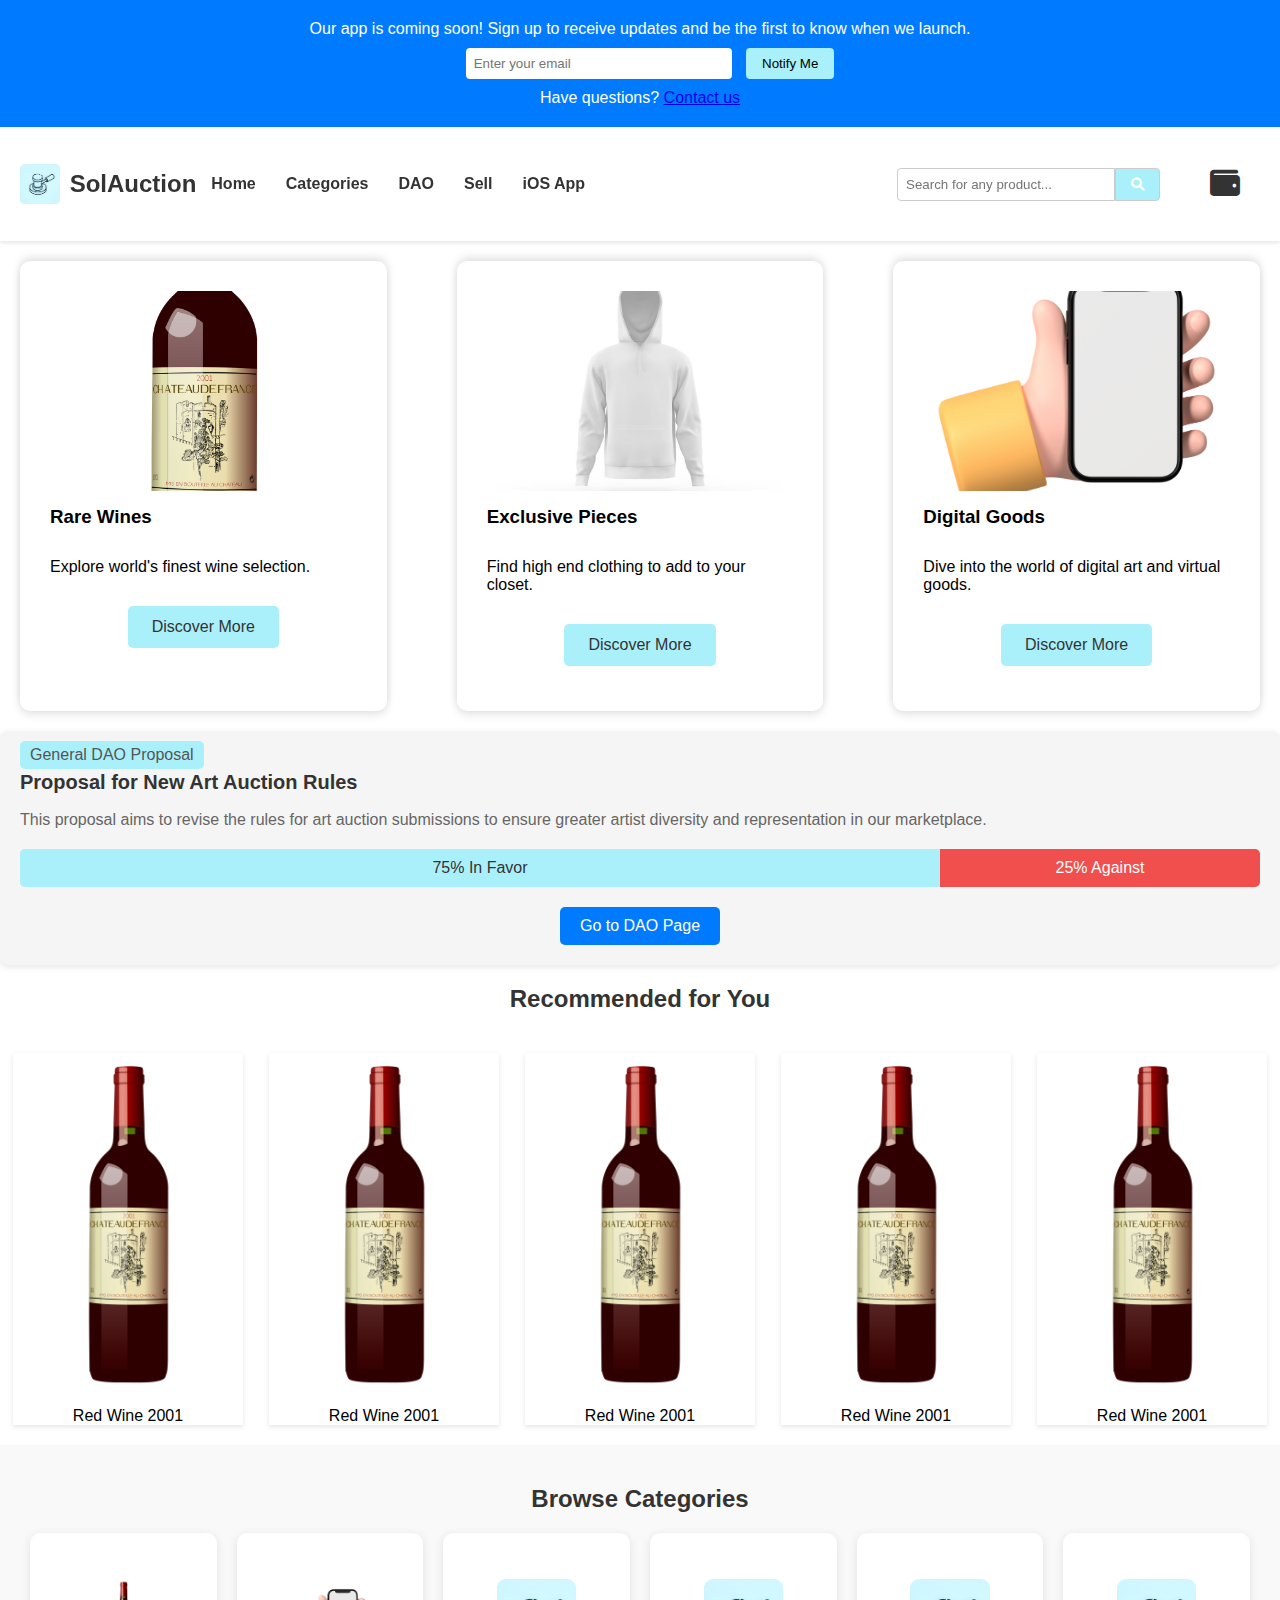
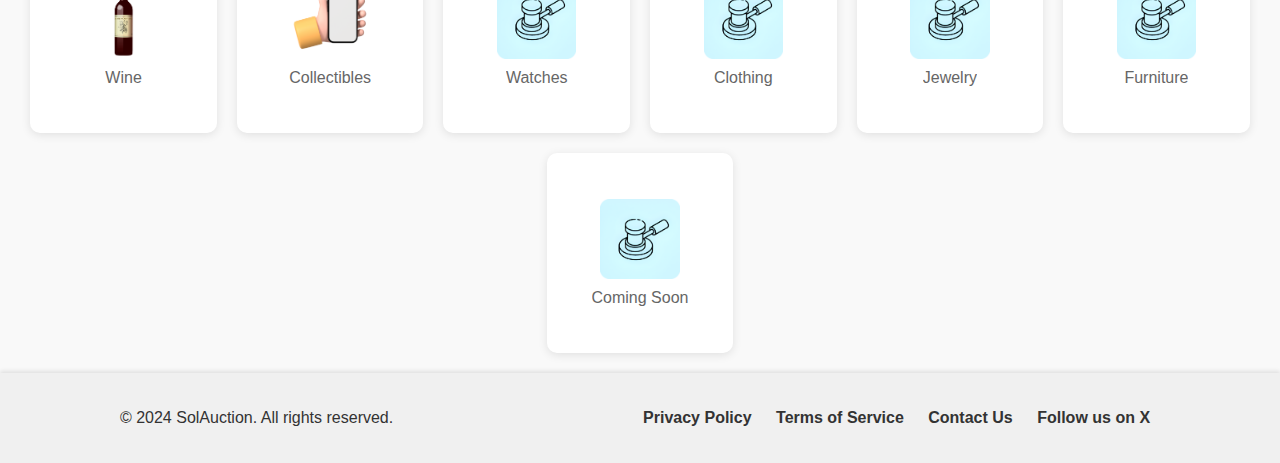
<file: index.html>
<!DOCTYPE html>
<html lang="en">
<head>
    <meta charset="UTF-8">
    <meta name="viewport" content="width=device-width, initial-scale=1.0">
    <title>SolAuction</title>
    <link rel="stylesheet" href="styles.css">
    <link rel="stylesheet" href="https://cdnjs.cloudflare.com/ajax/libs/font-awesome/6.0.0-beta3/css/all.min.css">
    <!-- Favicon -->
    <link rel="icon" href="Images/SolAuctionLogo.png" type="image/png">
    <!-- SEO Meta Tags -->
    <meta name="description" content="SolAuction - An online platform for auctioning rare and exclusive items.">
    <meta name="keywords" content="auction, rare items, collectibles, digital goods, SolAuction">
    <meta name="author" content="SolAuction">
    <!-- Open Graph Meta Tags -->
    <meta property="og:title" content="SolAuction">
    <meta property="og:description" content="An online platform for auctioning rare and exclusive items.">
    <meta property="og:image" content="https://emaggi21.github.io/solauction/Images/SolAuctionLogo.png">
    <meta property="og:url" content="https://emaggi21.github.io/solauction">
    <meta property="og:type" content="website">
    <script src="script.js" defer></script>
</head>
<body>
    <!-- Email Subscription Banner -->
    <div class="announcement-banner">
        <div class="banner-content">
            <p>Our app is coming soon! Sign up to receive updates and be the first to know when we launch.</p>
            <form id="subscribeForm" action="https://formspree.io/f/xanwwyqe" method="POST">
                <input type="email" name="email" placeholder="Enter your email" required>
                <button type="submit">Notify Me</button>
            </form>
            <p>Have questions? <a href="mailto:info@solauctionapp.com">Contact us</a></p>
        </div>
    </div>
    
    <!-- NavBar -->
<header>
    <nav class="navbar">
        <div class="logo-container">
            <a href="index.html">
                <img src="Images/SolAuctionLogo.png" alt="SolAuction Logo">
                <span>SolAuction</span>
            </a>
        </div>
        <button class="menu-toggle" aria-label="Menu" onclick="openNav()">&#9776;</button>
        <div class="nav-links">
            <a href="index.html">Home</a>
            <a href="categories.html">Categories</a>
            <a href="dao.html">DAO</a>
            <a href="sell.html">Sell</a>
            <a href="ios-app.html">iOS App</a>
        </div>
        <div class="search-container">
            <input type="text" placeholder="Search for any product..." aria-label="Search for any product">
            <button class="search-btn"><i class="fa-solid fa-magnifying-glass"></i></button>
        </div>
        <div class="user-controls">
            <button class="login-btn" aria-label="Login"><i class="fa-solid fa-wallet"></i></button>
        </div>
    </nav>

    <!-- Login Popup -->
    <div id="loginPopup" class="login-popup" style="display: none;">
        <div class="login-content">
            <span class="close-btn" aria-label="Close">&times;</span>
            <img src="Images/SolAuctionLogo.png" alt="SolAuctionLogo" class="popup-logo">
            <h2>Connect to SolAuction</h2>
            <button class="wallet-button" onclick="connectWallet('Phantom')">Connect Phantom</button>
            <button class="wallet-button" onclick="connectWallet('Solflare')">Connect Solflare</button>
            <button class="wallet-button" onclick="connectWallet('WalletConnect')">Other Wallet</button>
        </div>
    </div>
</header>
<!-- Sidebar for small screens -->
<div id="sidebar" class="sidebar">
    <a href="javascript:void(0)" class="closebtn" onclick="closeNav()">&times;</a>
    <div class="sidebar-search-container">
        <input type="text" placeholder="Search..." aria-label="Search">
        <button class="search-btn"><i class="fa-solid fa-magnifying-glass"></i></button>
    </div>
    <a href="index.html">Home</a>
    <a href="categories.html">Categories</a>
    <a href="dao.html">DAO</a>
    <a href="sell.html">Sell</a>
    <a href="ios-app.html">iOS App</a>
</div>


    <!-- Featured Grid -->
    <section class="feature-grid">
        <div class="grid-item">
            <img src="Images/image1.png" alt="Rare Wines">
            <h3>Rare Wines</h3>
            <p>Explore world's finest wine selection.</p>
            <a href="#Wines">Discover More</a>
        </div>
        <div class="grid-item">
            <img src="Images/whitehoodie.png" alt="Rare Collectibles">
            <h3>Exclusive Pieces</h3>
            <p>Find high end clothing to add to your closet.</p>
            <a href="#collectibles">Discover More</a>
        </div>
        <div class="grid-item">
            <img src="Images/DigitalGoods.png" alt="Digital Goods">
            <h3>Digital Goods</h3>
            <p>Dive into the world of digital art and virtual goods.</p>
            <a href="#digital">Discover More</a>
        </div>
    </section>

    <!-- DAO Section -->
    <section class="proposal-section">
        <div class="proposal-tag" id="proposalTag">User Proposal</div>
        <h2 class="proposal-title" id="proposalTitle">Request for DAO Intervention on Fraudulent Transaction Involving Re-bottled Wine</h2>
        <p class="proposal-description" id="proposalDescription">As a member of our community and a recent victim of a fraudulent transaction where I was deceitfully sent a re-bottled wine instead of the authentic product advertised, I am proposing an urgent review and resolution of this matter by the DAO. This incident not only resulted in...</p>
        <div class="vote-progress">
            <div class="vote-favor" id="voteFavor" style="width: 95%;">95%</div>
            <div class="vote-against" id="voteAgainst" style="width: 5%;">5%</div>
        </div>
        <a href="dao.html" class="goto-dao-button">Go to DAO Page</a>
    </section>

    <!-- Recommended for You -->
    <section class="gallery-container">
        <h2 class="gallery-title">Recommended for You</h2>
        <div class="image-gallery">
            <div class="gallery-item">
                <img src="Images/image1.png" alt="Gallery Image 1">
                <div class="title">Red Wine 2001</div>
            </div>
            <div class="gallery-item">
                <img src="Images/image1.png" alt="Gallery Image 2">
                <div class="title">Red Wine 2001</div>
            </div>
            <div class="gallery-item">
                <img src="Images/image1.png" alt="Gallery Image 3">
                <div class="title">Red Wine 2001</div>
            </div>
            <div class="gallery-item">
                <img src="Images/image1.png" alt="Gallery Image 4">
                <div class="title">Red Wine 2001</div>
            </div>
            <div class="gallery-item">
                <img src="Images/image1.png" alt="Gallery Image 5">
                <div class="title">Red Wine 2001</div>
            </div>
        </div>
    </section>
    
    <!-- Categories -->
    <section class="categories-section">
        <h2 class="section-title">Browse Categories</h2>
        <div class="categories-grid">
            <div class="category-item" onclick="location.href='#art';">
                <img src="Images/image1.png" alt="Wine">
                <div class="category-name">Wine</div>
            </div>
            <div class="category-item" onclick="location.href='#collectibles';">
                <img src="Images/DigitalGoods.png" alt="Collectibles">
                <div class="category-name">Collectibles</div>
            </div>
            <div class="category-item" onclick="location.href='#furniture';">
                <img src="Images/SolAuctionLogo.png" alt="Watches">
                <div class="category-name">Watches</div>
            </div>
            <div class="category-item" onclick="location.href='#jewelry';">
                <img src="Images/SolAuctionLogo.png" alt="Clothing">
                <div class="category-name">Clothing</div>
            </div>
            <div class="category-item" onclick="location.href='#furniture';">
                <img src="Images/SolAuctionLogo.png" alt="Jewelry">
                <div class="category-name">Jewelry</div>
            </div>
            <div class="category-item" onclick="location.href='#furniture';">
                <img src="Images/SolAuctionLogo.png" alt="Furniture">
                <div class="category-name">Furniture</div>
            </div>
            <div class="category-item" onclick="location.href='#coming-soon';">
                <img src="Images/SolAuctionLogo.png" alt="Coming Soon">
                <div class="category-name">Coming Soon</div>
            </div>
        </div>
    </section>
    
    <!-- Footer -->
    <footer class="footer">
        <div class="footer-content">
            <p>© 2024 SolAuction. All rights reserved.</p>
            <div class="footer-links">
                <a href="#privacy">Privacy Policy</a>
                <a href="#terms">Terms of Service</a>
                <a href="mailto:info@solauctionapp.com">Contact Us</a>
                <a href="https://x.com/SolAuctionApp" target="_blank"> Follow us on X</a>
            </div>
        </div>
    </footer>
</body>
</html>
</file>
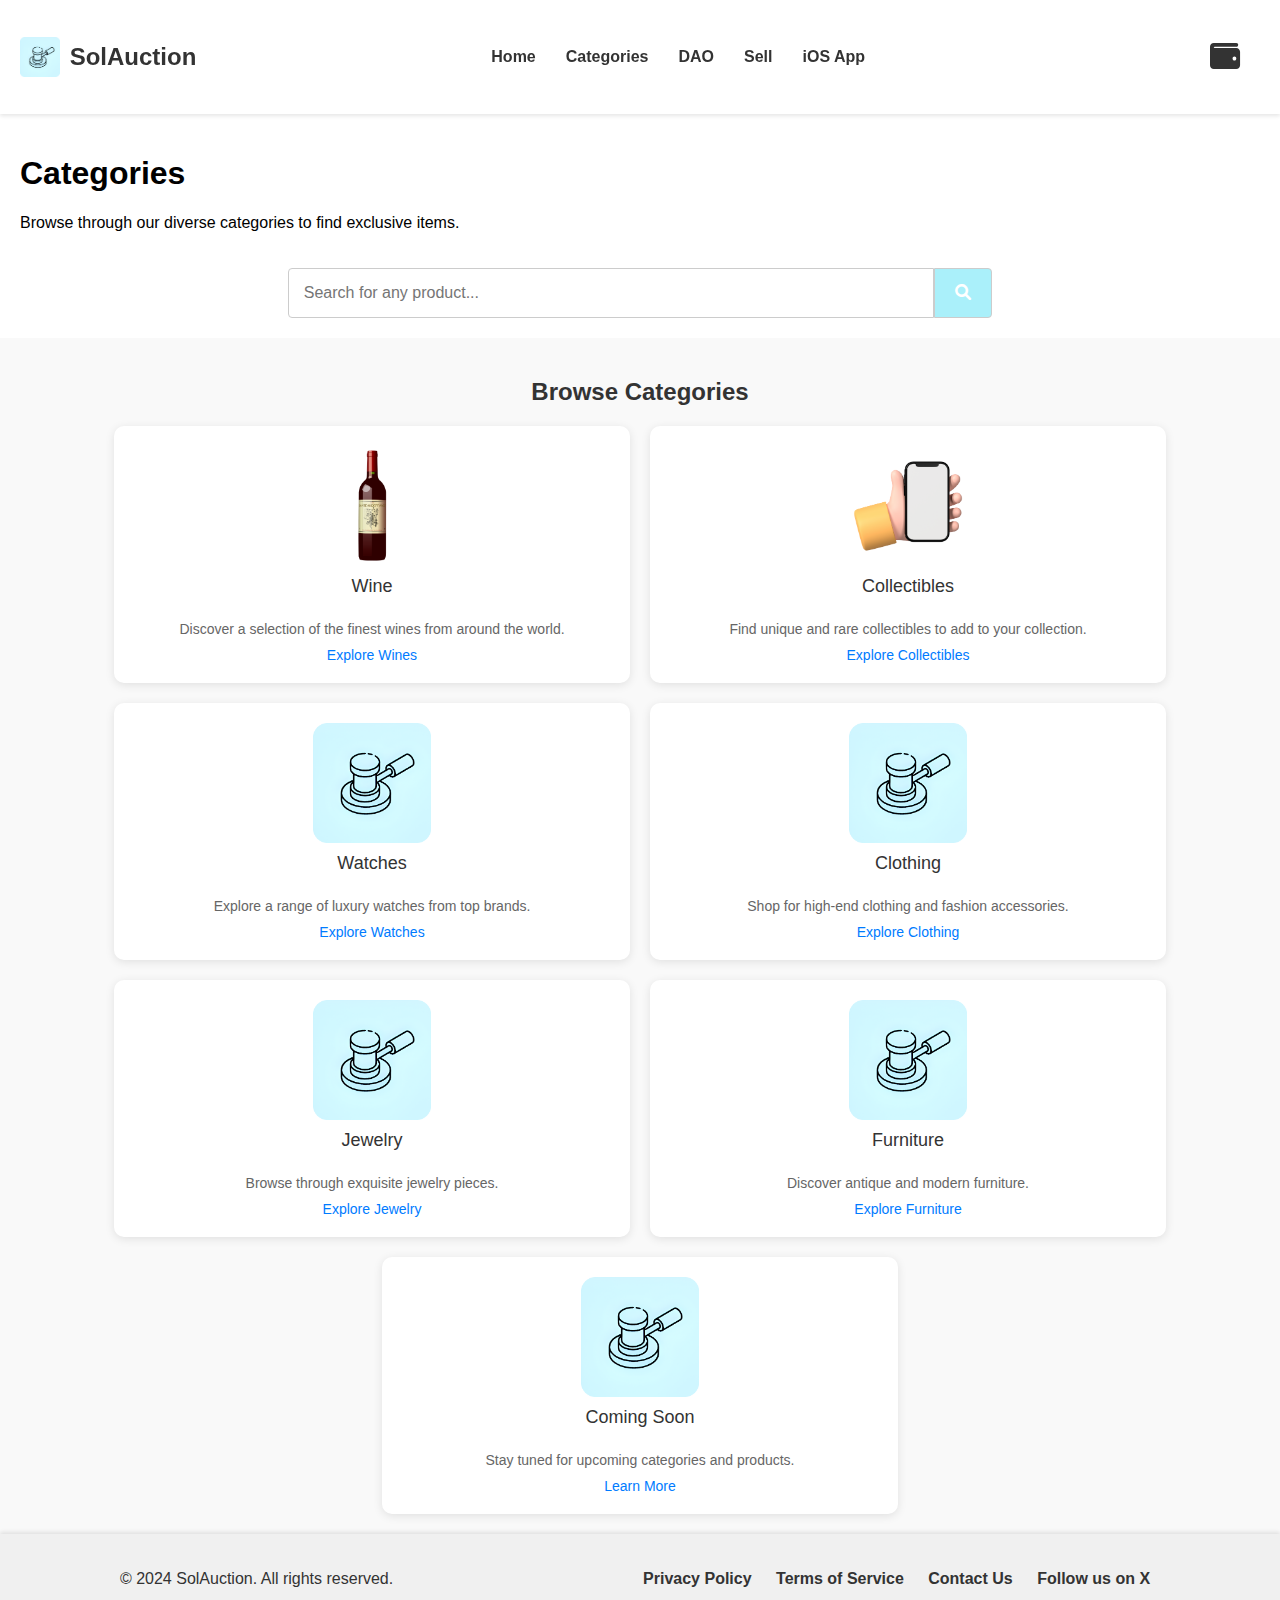
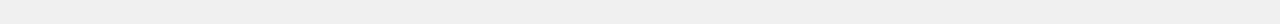
<file: categories.html>
<!DOCTYPE html>
<html lang="en">
<head>
    <meta charset="UTF-8">
    <meta name="viewport" content="width=device-width, initial-scale=1.0">
    <title>Categories - SolAuction</title>
    <link rel="stylesheet" href="styles.css">
    <script src="script.js" defer></script>
    <link rel="stylesheet" href="https://cdnjs.cloudflare.com/ajax/libs/font-awesome/6.0.0-beta3/css/all.min.css">
    <!-- Favicon -->
    <link rel="icon" href="Images/SolAuctionLogo.png" type="image/png">
</head>
<body>
    <header>
        <nav class="navbar">
            <div class="logo-container">
                <a href="index.html">
                    <img src="Images/SolAuctionLogo.png" alt="SolAuction Logo">
                    <span>SolAuction</span>
                </a>
            </div>
            <button class="menu-toggle" aria-label="Menu">&#9776;</button>
            <div class="nav-links">
                <a href="index.html">Home</a>
                <a href="categories.html">Categories</a>
                <a href="dao.html">DAO</a>
                <a href="sell.html">Sell</a>
                <a href="ios-app.html">iOS App</a>
            </div>
            <div class="user-controls">
                <button class="login-btn" aria-label="Login"><i class="fa-solid fa-wallet"></i></button>
            </div>
        </nav>
    </header>

    <!-- Sidebar for small screens -->
    <div id="sidebar" class="sidebar">
        <a href="javascript:void(0)" class="closebtn" onclick="closeNav()">&times;</a>
        <div class="search-container sidebar-search">
            <input type="text" placeholder="Search for any product..." aria-label="Search for any product">
            <button class="search-btn"><i class="fa-solid fa-magnifying-glass"></i></button>
        </div>
        <a href="index.html">Home</a>
        <a href="categories.html">Categories</a>
        <a href="dao.html">DAO</a>
        <a href="sell.html">Sell</a>
        <a href="ios-app.html">iOS App</a>
    </div>

    <main>
        <section class="categories-page-intro">
            <h1>Categories</h1>
            <p>Browse through our diverse categories to find exclusive items.</p>
        </section>

        <section class="categories-search-bar-section">
            <div class="categories-search-container">
                <input type="text" placeholder="Search for any product..." aria-label="Search for any product">
                <button class="search-btn"><i class="fa-solid fa-magnifying-glass"></i></button>
            </div>
        </section>

        <!-- Categories -->
        <section class="categories-page-section">
            <h2 class="section-title">Browse Categories</h2>
            <div class="categories-page-grid">
                <div class="category-page-item" onclick="location.href='#wine';">
                    <img src="Images/image1.png" alt="Wine">
                    <div class="category-page-name">Wine</div>
                    <p>Discover a selection of the finest wines from around the world.</p>
                    <a href="#wine">Explore Wines</a>
                </div>
                <div class="category-page-item" onclick="location.href='#collectibles';">
                    <img src="Images/DigitalGoods.png" alt="Collectibles">
                    <div class="category-page-name">Collectibles</div>
                    <p>Find unique and rare collectibles to add to your collection.</p>
                    <a href="#collectibles">Explore Collectibles</a>
                </div>
                <div class="category-page-item" onclick="location.href='#watches';">
                    <img src="Images/SolAuctionLogo.png" alt="Watches">
                    <div class="category-page-name">Watches</div>
                    <p>Explore a range of luxury watches from top brands.</p>
                    <a href="#watches">Explore Watches</a>
                </div>
                <div class="category-page-item" onclick="location.href='#clothing';">
                    <img src="Images/SolAuctionLogo.png" alt="Clothing">
                    <div class="category-page-name">Clothing</div>
                    <p>Shop for high-end clothing and fashion accessories.</p>
                    <a href="#clothing">Explore Clothing</a>
                </div>
                <div class="category-page-item" onclick="location.href='#jewelry';">
                    <img src="Images/SolAuctionLogo.png" alt="Jewelry">
                    <div class="category-page-name">Jewelry</div>
                    <p>Browse through exquisite jewelry pieces.</p>
                    <a href="#jewelry">Explore Jewelry</a>
                </div>
                <div class="category-page-item" onclick="location.href='#furniture';">
                    <img src="Images/SolAuctionLogo.png" alt="Furniture">
                    <div class="category-page-name">Furniture</div>
                    <p>Discover antique and modern furniture.</p>
                    <a href="#furniture">Explore Furniture</a>
                </div>
                <div class="category-page-item" onclick="location.href='#coming-soon';">
                    <img src="Images/SolAuctionLogo.png" alt="Coming Soon">
                    <div class="category-page-name">Coming Soon</div>
                    <p>Stay tuned for upcoming categories and products.</p>
                    <a href="#coming-soon">Learn More</a>
                </div>
            </div>
        </section>
    </main>

    <footer class="footer">
        <div class="footer-content">
            <p>© 2024 SolAuction. All rights reserved.</p>
            <div class="footer-links">
                <a href="#privacy">Privacy Policy</a>
                <a href="#terms">Terms of Service</a>
                <a href="mailto:info@solauctionapp.com">Contact Us</a>
                <a href="https://x.com/SolAuctionApp" target="_blank"> Follow us on X</a>
            </div>
        </div>
    </footer>

    <!-- Login Popup -->
    <div id="loginPopup" class="login-popup" style="display: none;">
        <div class="login-content">
            <span class="close-btn" aria-label="Close">&times;</span>
            <img src="Images/SolAuctionLogo.png" alt="SolAuction Logo" class="popup-logo">
            <h2>Connect to SolAuction</h2>
            <button class="wallet-button" onclick="connectWallet('Phantom')">Connect Phantom</button>
            <button class="wallet-button" onclick="connectWallet('Solflare')">Connect Solflare</button>
            <button class="wallet-button" onclick="connectWallet('WalletConnect')">Other Wallet</button>
        </div>
    </div>
</body>
</html>
</file>
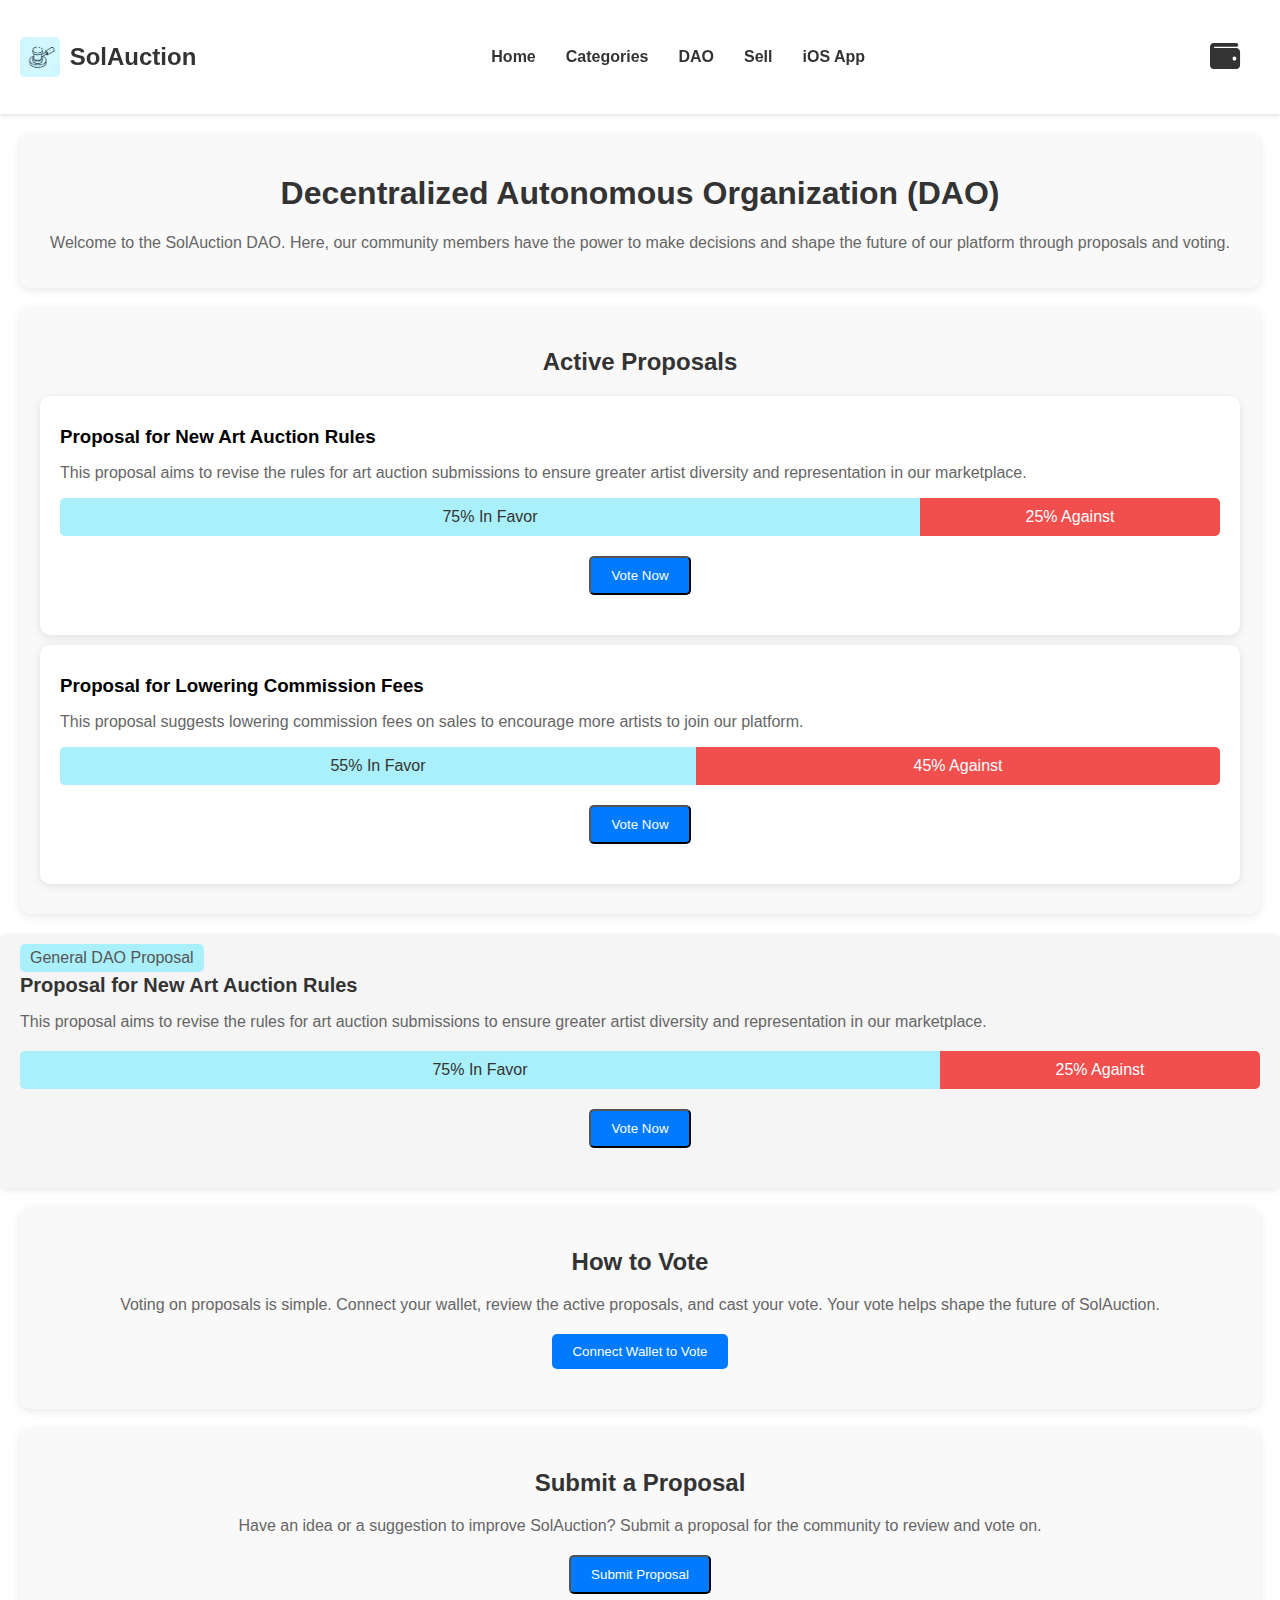
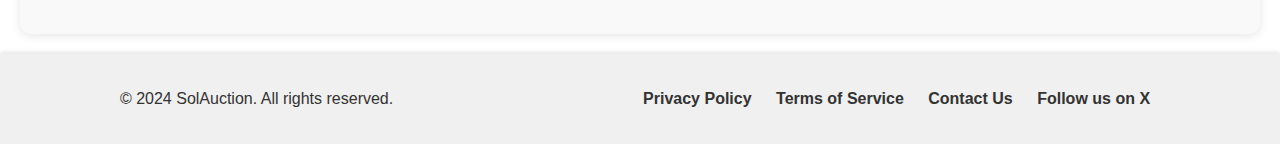
<file: dao.html>
<!DOCTYPE html>
<html lang="en">
<head>
    <meta charset="UTF-8">
    <meta name="viewport" content="width=device-width, initial-scale=1.0">
    <title>DAO - SolAuction</title>
    <link rel="stylesheet" href="styles.css">
    <script src="script.js" defer></script>
    <link rel="stylesheet" href="https://cdnjs.cloudflare.com/ajax/libs/font-awesome/6.0.0-beta3/css/all.min.css">
    <!-- Favicon -->
    <link rel="icon" href="Images/SolAuctionLogo.png" type="image/png">
</head>
<body>
    <header>
        <nav class="navbar">
            <div class="logo-container">
                <a href="index.html">
                    <img src="Images/SolAuctionLogo.png" alt="SolAuction Logo">
                    <span>SolAuction</span>
                </a>
            </div>
            <div class="nav-links">
                <a href="index.html">Home</a>
                <a href="categories.html">Categories</a>
                <a href="dao.html">DAO</a>
                <a href="sell.html">Sell</a>
                <a href="ios-app.html">iOS App</a>
            </div>
            <div class="user-controls">
                <button class="login-btn" aria-label="Login"><i class="fa-solid fa-wallet"></i></button>
            </div>
            <button class="menu-toggle" aria-label="Menu">&#9776;</button>
        </nav>
    </header>

    <!-- Sidebar for small screens -->
    <div id="sidebar" class="sidebar">
        <a href="javascript:void(0)" class="closebtn" onclick="closeNav()">&times;</a>
        <div class="sidebar-search-container">
            <input type="text" placeholder="Search..." aria-label="Search">
            <button class="search-btn"><i class="fa-solid fa-magnifying-glass"></i></button>
        </div>
        <a href="index.html">Home</a>
        <a href="categories.html">Categories</a>
        <a href="dao.html">DAO</a>
        <a href="sell.html">Sell</a>
        <a href="ios-app.html">iOS App</a>
    </div>


    <main>
        <!-- Introduction Section -->
        <section class="dao-intro">
            <h1>Decentralized Autonomous Organization (DAO)</h1>
            <p>Welcome to the SolAuction DAO. Here, our community members have the power to make decisions and shape the future of our platform through proposals and voting.</p>
        </section>

        <!-- Active Proposals Section -->
        <section class="active-proposals">
            <h2>Active Proposals</h2>
            <div class="proposal-item">
                <div class="proposal-tag">General DAO Proposal</div>
                <h3>Proposal for New Art Auction Rules</h3>
                <p>This proposal aims to revise the rules for art auction submissions to ensure greater artist diversity and representation in our marketplace.</p>
                <div class="vote-progress">
                    <div class="vote-favor" style="width: 75%;">75% In Favor</div>
                    <div class="vote-against" style="width: 25%;">25% Against</div>
                </div>
                <button class="vote-button">Vote Now</button>
            </div>
            <div class="proposal-item">
                <div class="proposal-tag">User Proposal</div>
                <h3>Proposal for Lowering Commission Fees</h3>
                <p>This proposal suggests lowering commission fees on sales to encourage more artists to join our platform.</p>
                <div class="vote-progress">
                    <div class="vote-favor" style="width: 55%;">55% In Favor</div>
                    <div class="vote-against" style="width: 45%;">45% Against</div>
                </div>
                <button class="vote-button">Vote Now</button>
            </div>
        </section>

        <!-- Example Proposal Section (Existing Proposal) -->
        <section class="proposal-section">
            <div class="proposal-tag" id="proposalTag">User Proposal</div>
            <h2 class="proposal-title" id="proposalTitle">Request for DAO Intervention on Fraudulent Transaction Involving Re-bottled Wine</h2>
            <p class="proposal-description" id="proposalDescription">As a member of our community and a recent victim of a fraudulent transaction where I was deceitfully sent a re-bottled wine instead of the authentic product advertised, I am proposing an urgent review and resolution of this matter by the DAO. This incident not only resulted in...</p>
            <div class="vote-progress">
                <div class="vote-favor" id="voteFavor" style="width: 95%;">95%</div>
                <div class="vote-against" id="voteAgainst" style="width: 5%;">5%</div>
            </div>
            <button class="vote-button">Vote Now</button>
        </section>

        <!-- Voting Process Section -->
        <section class="voting-process">
            <h2>How to Vote</h2>
            <p>Voting on proposals is simple. Connect your wallet, review the active proposals, and cast your vote. Your vote helps shape the future of SolAuction.</p>
            <button class="login-btn">Connect Wallet to Vote</button>
        </section>

        <!-- Submit Proposal Section -->
        <section class="submit-proposal">
            <h2>Submit a Proposal</h2>
            <p>Have an idea or a suggestion to improve SolAuction? Submit a proposal for the community to review and vote on.</p>
            <button class="submit-btn">Submit Proposal</button>
        </section>

    </main>

    <footer class="footer">
        <div class="footer-content">
            <p>© 2024 SolAuction. All rights reserved.</p>
            <div class="footer-links">
                <a href="#privacy">Privacy Policy</a>
                <a href="#terms">Terms of Service</a>
                <a href="mailto:info@solauctionapp.com">Contact Us</a>
                <a href="https://x.com/SolAuctionApp" target="_blank"> Follow us on X</a>
            </div>
        </div>
    </footer>

    <!-- Login Popup -->
    <div id="loginPopup" class="login-popup" style="display: none;">
        <div class="login-content">
            <span class="close-btn" aria-label="Close">&times;</span>
            <img src="Images/SolAuctionLogo.png" alt="SolAuction Logo" class="popup-logo">
            <h2>Connect to SolAuction</h2>
            <button class="wallet-button" onclick="connectWallet('Phantom')">Connect Phantom</button>
            <button class="wallet-button" onclick="connectWallet('Solflare')">Connect Solflare</button>
            <button class="wallet-button" onclick="connectWallet('WalletConnect')">Other Wallet</button>
        </div>
    </div>
</body>
</html>
</file>
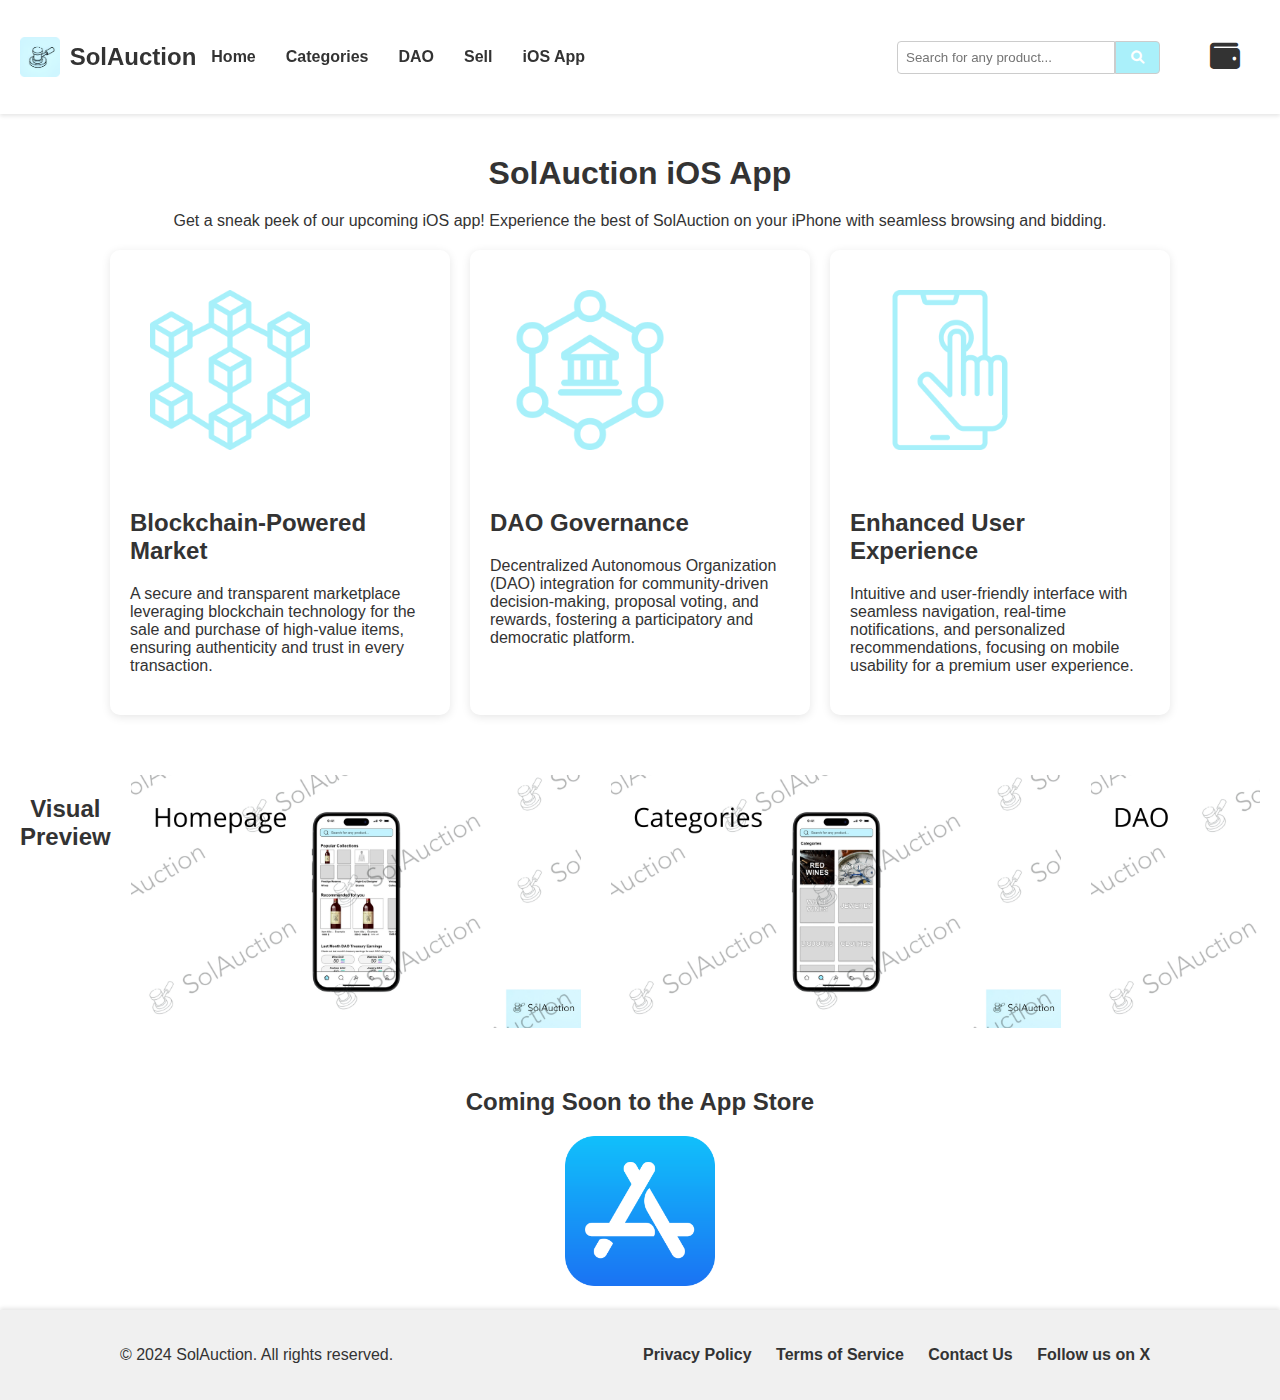
<file: ios-app.html>
<!DOCTYPE html>
<html lang="en">
<head>
    <meta charset="UTF-8">
    <meta name="viewport" content="width=device-width, initial-scale=1.0">
    <title>iOS App - SolAuction</title>
    <link rel="stylesheet" href="styles.css">
    <script src="script.js" defer></script>
    <link rel="stylesheet" href="https://cdnjs.cloudflare.com/ajax/libs/font-awesome/6.0.0-beta3/css/all.min.css">
    <!-- Favicon -->
    <link rel="icon" href="Images/SolAuctionLogo.png" type="image/png">
</head>
<body>
    <header>
        <nav class="navbar">
            <div class="logo-container">
                <a href="index.html">
                    <img src="Images/SolAuctionLogo.png" alt="SolAuction Logo">
                    <span>SolAuction</span>
                </a>
            </div>
            <div class="nav-links">
                <a href="index.html">Home</a>
                <a href="categories.html">Categories</a>
                <a href="dao.html">DAO</a>
                <a href="sell.html">Sell</a>
                <a href="ios-app.html">iOS App</a>
            </div>
            <div class="search-container">
                <input type="text" placeholder="Search for any product...">
                <button class="search-btn"><i class="fa-solid fa-magnifying-glass"></i></button>
            </div>
            <div class="user-controls">
                <button class="login-btn" aria-label="Login"><i class="fa-solid fa-wallet"></i></button>
            </div>
            <button class="menu-toggle" aria-label="Menu">&#9776;</button>
        </nav>
    </header>

    <!-- Sidebar for small screens -->
    <div id="sidebar" class="sidebar">
        <a href="javascript:void(0)" class="closebtn" onclick="closeNav()">&times;</a>
        <div class="sidebar-search-container">
            <input type="text" placeholder="Search..." aria-label="Search">
            <button class="search-btn"><i class="fa-solid fa-magnifying-glass"></i></button>
        </div>
        <a href="index.html">Home</a>
        <a href="categories.html">Categories</a>
        <a href="dao.html">DAO</a>
        <a href="sell.html">Sell</a>
        <a href="ios-app.html">iOS App</a>
    </div>

    <main>
        <section class="ios-app-preview">
            <h1>SolAuction iOS App</h1>
            <p>Get a sneak peek of our upcoming iOS app! Experience the best of SolAuction on your iPhone with seamless browsing and bidding.</p>
            
            <div class="app-features">
                <div class="feature-item">
                    <img src="Images/Blockchain-mobile.png" alt="Feature 1">
                    <h2>Blockchain-Powered Market</h2>
                    <p>A secure and transparent marketplace leveraging blockchain technology for the sale and purchase of high-value items, ensuring authenticity and trust in every transaction.</p>
                </div>
                <div class="feature-item">
                    <img src="Images/DAO-mobile.png" alt="Feature 2">
                    <h2>DAO Governance</h2>
                    <p>Decentralized Autonomous Organization (DAO) integration for community-driven decision-making, proposal voting, and rewards, fostering a participatory and democratic platform.</p>
                </div>
                <div class="feature-item">
                    <img src="Images/UserF-mobile.png" alt="Feature 3">
                    <h2>Enhanced User Experience</h2>
                    <p>Intuitive and user-friendly interface with seamless navigation, real-time notifications, and personalized recommendations, focusing on mobile usability for a premium user experience.</p>
                </div>
            </div>
            
            <div class="app-screenshots">
                <h2>Visual Preview</h2>
                <img src="Images/2.png" alt="Screenshot 2">
                <img src="Images/3.png" alt="Screenshot 3">
                <img src="Images/4.png" alt="Screenshot 4">
                <img src="Images/5.png" alt="Screenshot 5">
                <img src="Images/7.png" alt="Screenshot 7">
            </div>
            
            <div class="app-download">
                <h2>Coming Soon to the App Store</h2>
                <img src="Images/App_Store.png" alt="App Store Badge">
            </div>
        </section>
    </main>

    <footer class="footer">
        <div class="footer-content">
            <p>© 2024 SolAuction. All rights reserved.</p>
            <div class="footer-links">
                <a href="#privacy">Privacy Policy</a>
                <a href="#terms">Terms of Service</a>
                <a href="mailto:info@solauctionapp.com">Contact Us</a>
                <a href="https://x.com/SolAuctionApp" target="_blank"> Follow us on X</a>
            </div>
        </div>
    </footer>

    <!-- Login Popup -->
    <div id="loginPopup" class="login-popup" style="display: none;">
        <div class="login-content">
            <span class="close-btn" aria-label="Close">&times;</span>
            <img src="Images/SolAuctionLogo.png" alt="SolAuction Logo" class="popup-logo">
            <h2>Connect to SolAuction</h2>
            <button class="wallet-button" onclick="connectWallet('Phantom')">Connect Phantom</button>
            <button class="wallet-button" onclick="connectWallet('Solflare')">Connect Solflare</button>
            <button class="wallet-button" onclick="connectWallet('WalletConnect')">Other Wallet</button>
        </div>
    </div>
</body>
</html>
</file>
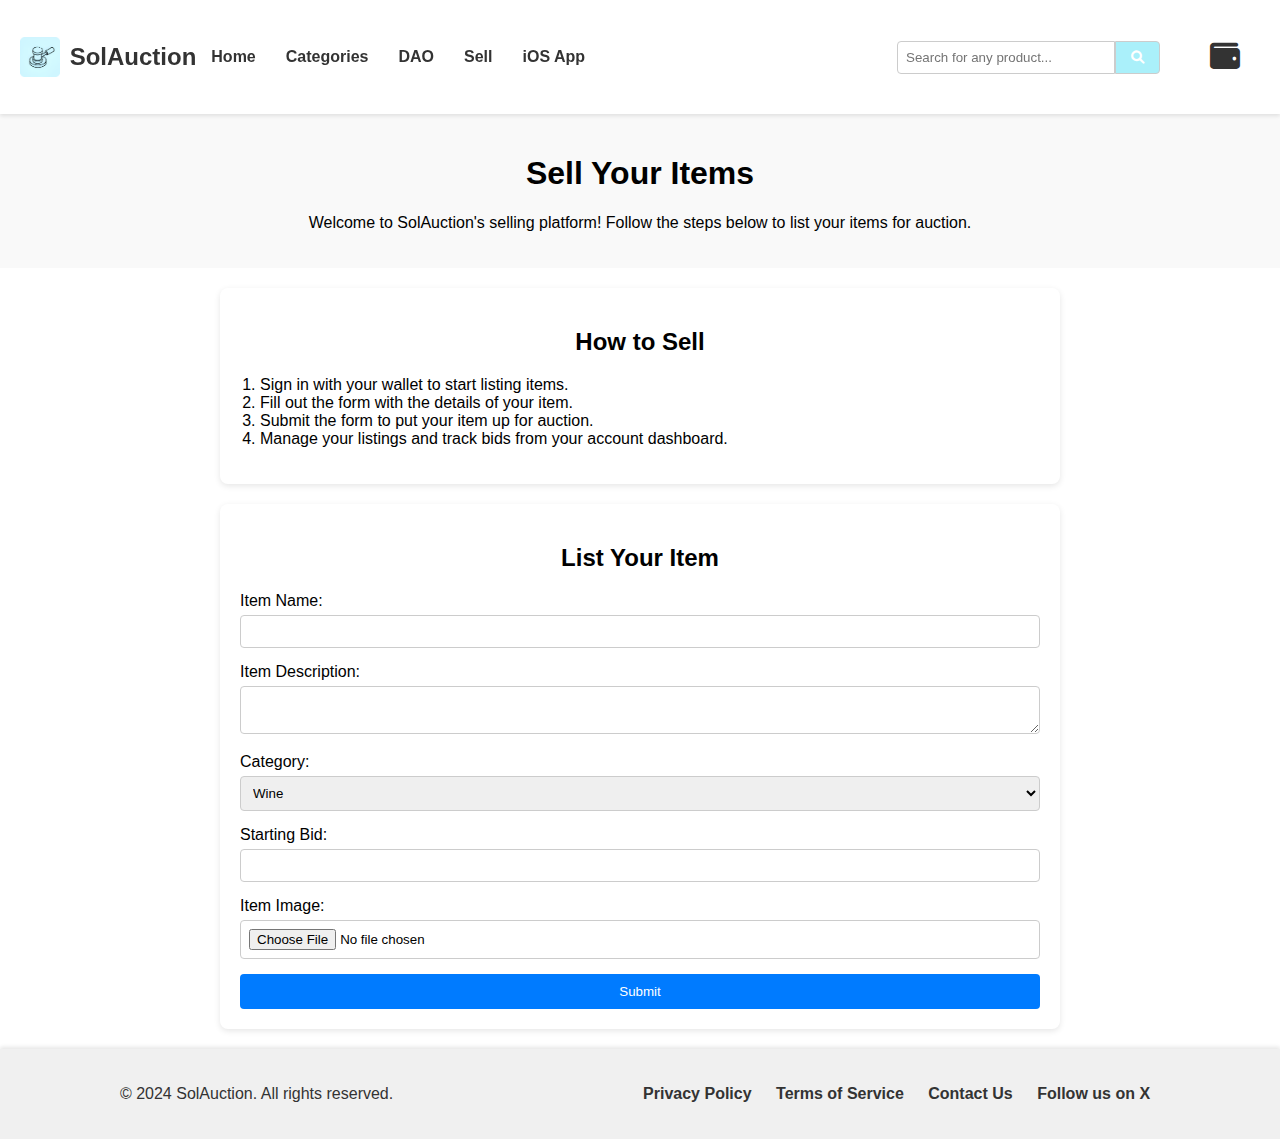
<file: sell.html>
<!DOCTYPE html>
<html lang="en">
<head>
    <meta charset="UTF-8">
    <meta name="viewport" content="width=device-width, initial-scale=1.0">
    <title>Sell - SolAuction</title>
    <link rel="stylesheet" href="styles.css">
    <script src="script.js" defer></script>
    <link rel="stylesheet" href="https://cdnjs.cloudflare.com/ajax/libs/font-awesome/6.0.0-beta3/css/all.min.css">
    <!-- Favicon -->
    <link rel="icon" href="Images/SolAuctionLogo.png" type="image/png">
</head>
<body>
    <header>
        <nav class="navbar">
            <div class="logo-container">
                <a href="index.html">
                    <img src="Images/SolAuctionLogo.png" alt="SolAuction Logo">
                    <span>SolAuction</span>
                </a>
            </div>
            <div class="nav-links">
                <a href="index.html">Home</a>
                <a href="categories.html">Categories</a>
                <a href="dao.html">DAO</a>
                <a href="sell.html">Sell</a>
                <a href="ios-app.html">iOS App</a>
            </div>
            <div class="search-container">
                <input type="text" placeholder="Search for any product...">
                <button class="search-btn"><i class="fa-solid fa-magnifying-glass"></i></button>
            </div>
            <div class="user-controls">
                <button class="login-btn" aria-label="Login"><i class="fa-solid fa-wallet"></i></button>
            </div>
            <button class="menu-toggle" aria-label="Menu">&#9776;</button>
        </nav>
    </header>

        <!-- Sidebar for small screens -->
        <div id="sidebar" class="sidebar">
            <a href="javascript:void(0)" class="closebtn" onclick="closeNav()">&times;</a>
            <div class="sidebar-search-container">
                <input type="text" placeholder="Search..." aria-label="Search">
                <button class="search-btn"><i class="fa-solid fa-magnifying-glass"></i></button>
            </div>
            <a href="index.html">Home</a>
            <a href="categories.html">Categories</a>
            <a href="dao.html">DAO</a>
            <a href="sell.html">Sell</a>
            <a href="ios-app.html">iOS App</a>
        </div>

    <main>
        <section class="sell-intro">
            <h1>Sell Your Items</h1>
            <p>Welcome to SolAuction's selling platform! Follow the steps below to list your items for auction.</p>
        </section>

        <section class="selling-steps">
            <h2>How to Sell</h2>
            <ol>
                <li>Sign in with your wallet to start listing items.</li>
                <li>Fill out the form with the details of your item.</li>
                <li>Submit the form to put your item up for auction.</li>
                <li>Manage your listings and track bids from your account dashboard.</li>
            </ol>
        </section>

        <section class="sell-form">
            <h2>List Your Item</h2>
            <form id="sellForm">
                <div class="form-group">
                    <label for="itemName">Item Name:</label>
                    <input type="text" id="itemName" name="itemName" required>
                </div>
                <div class="form-group">
                    <label for="itemDescription">Item Description:</label>
                    <textarea id="itemDescription" name="itemDescription" required></textarea>
                </div>
                <div class="form-group">
                    <label for="itemCategory">Category:</label>
                    <select id="itemCategory" name="itemCategory" required>
                        <option value="wine">Wine</option>
                        <option value="collectibles">Collectibles</option>
                        <option value="watches">Watches</option>
                        <option value="clothing">Clothing</option>
                        <option value="jewelry">Jewelry</option>
                        <option value="furniture">Furniture</option>
                        <option value="digitalGoods">Digital Goods</option>
                    </select>
                </div>
                <div class="form-group">
                    <label for="startingBid">Starting Bid:</label>
                    <input type="number" id="startingBid" name="startingBid" required>
                </div>
                <div class="form-group">
                    <label for="itemImage">Item Image:</label>
                    <input type="file" id="itemImage" name="itemImage" accept="image/*" required>
                </div>
                <button type="submit" class="sell-submit-btn">Submit</button>
            </form>
        </section>
    </main>

    <footer class="footer">
        <div class="footer-content">
            <p>© 2024 SolAuction. All rights reserved.</p>
            <div class="footer-links">
                <a href="#privacy">Privacy Policy</a>
                <a href="#terms">Terms of Service</a>
                <a href="mailto:info@solauctionapp.com">Contact Us</a>
                <a href="https://x.com/SolAuctionApp" target="_blank"> Follow us on X</a>
            </div>
        </div>
    </footer>

    <!-- Login Popup -->
    <div id="loginPopup" class="login-popup" style="display: none;">
        <div class="login-content">
            <span class="close-btn" aria-label="Close">&times;</span>
            <img src="Images/SolAuctionLogo.png" alt="SolAuction Logo" class="popup-logo">
            <h2>Connect to SolAuction</h2>
            <button class="wallet-button" onclick="connectWallet('Phantom')">Connect Phantom</button>
            <button class="wallet-button" onclick="connectWallet('Solflare')">Connect Solflare</button>
            <button class="wallet-button" onclick="connectWallet('WalletConnect')">Other Wallet</button>
        </div>
    </div>
</body>
</html>
</file>
<file: styles.css>
/* General Reset and Base Styles */
body, html {
    margin: 0;
    padding: 0;
    font-family: Arial, sans-serif;
}

/* Navbar Styles */
.navbar {
    display: flex;
    justify-content: space-between;
    align-items: center;
    background-color: #fff;
    padding: 10px 20px;
    box-shadow: 0 2px 4px rgba(0, 0, 0, 0.1);
    position: sticky;
    top: 0;
    z-index: 1000;
}

.logo-container {
    display: flex;
    align-items: center;
}

.logo-container a {
    display: flex;
    align-items: center;
    text-decoration: none; /* Remove underline */
    color: inherit; /* Ensure the text color remains the same */
}

.logo-container img {
    height: 40px;
    margin-right: 10px;
}

.logo-container span {
    font-size: 24px;
    font-weight: bold;
    color: #333;
}

.nav-links {
    display: flex;
    align-items: center;
}

.nav-links a {
    margin: 0 15px;
    text-decoration: none;
    color: #333;
    font-weight: bold;
    transition: color 0.3s ease;
}

.nav-links a:hover {
    color: #007BFF;
}

.search-container {
    display: flex;
    align-items: center;
    margin-left: auto;
}

.search-container input {
    width: 200px;
    padding: 8px;
    border: 1px solid #ccc;
    border-radius: 4px 0 0 4px;
    outline: none;
}

.search-btn {
    padding: 8px 15px;
    border: 1px solid #ccc;
    background-color: #aaf0fa;
    color: #fff;
    border-radius: 0 4px 4px 0;
    cursor: pointer;
    transition: background-color 0.3s ease;
}

.search-btn:hover {
    background-color: #0056b3;
}

.user-controls {
    display: flex;
    align-items: center;
    margin-left: 20px;
}

.user-controls button {
    background: #fff;
    color: #333;
    border: none;
    font-size: 30px;
    margin-left: 10px;
    cursor: pointer;
    transition: color 0.3s ease;
}

.user-controls button:hover {
    color: #aaf0fa;
}

.login-btn {
    background-color: #aaf0fa;
    color: #fff;
    border: none;
    padding: 8px 15px;
    border-radius: 4px;
    margin-left: 10px;
    cursor: pointer;
    transition: background-color 0.3s ease;
}

.login-btn:hover {
    background-color: #aaf0fa;
}

/* Sidebar Styles */
.sidebar {
    height: 100%;
    width: 0;
    position: fixed;
    z-index: 1000;
    top: 0;
    left: 0;
    background-color: #111; 
    overflow-x: hidden;
    transition: 0.5s;
    padding-top: 60px;
}

.sidebar a {
    padding: 8px 8px 8px 32px;
    text-decoration: none;
    font-size: 25px;
    color: #818181;
    display: block;
    transition: 0.3s;
}

.sidebar a:hover {
    color: #f1f1f1;
}

.sidebar .closebtn {
    position: absolute;
    top: 0;
    right: 25px;
    font-size: 36px;
    margin-left: 50px;
}

/* Sidebar Search */
.sidebar .sidebar-search-container {
    width: calc(100% - 20px); /* Make the search container slightly narrower than the sidebar */
    margin: 0 auto 20px; /* Center the search bar and add some margin below */
    display: flex;
    align-items: center; /* Ensure alignment */
    padding: 0 10px; /* Add padding to the left and right */
}

.sidebar .sidebar-search-container input {
    flex: 1; /* Allow input to take up remaining space */
    padding: 0.5em 0.75em; /* Adjust padding for height consistency */
    border: 1px solid #ccc;
    border-radius: 0.25em 0 0 0.25em; /* Use relative units for border-radius */
    outline: none;
    background-color: #fff; /* Search bar background white */
    color: #000; /* Text color black */
    box-sizing: border-box; /* Ensure padding is included in height/width */
    font-size: 1em; /* Use relative font size */
    height: 2.5em; /* Set a fixed height using relative units */
}

.sidebar .sidebar-search-container .search-btn {
    padding: 0 1em; /* Adjust padding for height consistency */
    border: 1px solid #ccc;
    background-color: #aaf0fa;
    color: #fff;
    border-radius: 0 0.25em 0.25em 0; /* Use relative units for border-radius */
    cursor: pointer;
    transition: background-color 0.3s ease;
    box-shadow: none; 
    box-sizing: border-box; /* Ensure padding is included in height/width */
    font-size: 1em; /* Use relative font size */
    height: 2.5em; /* Set a fixed height using relative units */
    display: flex;
    align-items: center;
    justify-content: center;
}


.sidebar .search-btn:hover {
    background-color: #0056b3;
}

/* Responsive Navbar */
.menu-toggle {
    display: none;
    font-size: 24px;
    cursor: pointer;
}

@media (max-width: 768px) {
    .nav-links, .search-container {
        display: none;
    }
    .menu-toggle {
        display: block;
    }
    .user-controls {
        display: flex;
        align-items: center;
    }
}


/* Responsive Email Subscription Banner */
.announcement-banner {
    background-color: #007BFF;
    color: white;
    text-align: center;
    padding: 10px 0;
}

.banner-content p {
    margin: 10px 20px;
}

#subscribeForm {
    display: inline-block;
    margin-left: 20px;
}

#subscribeForm input[type="email"] {
    width: 250px;
    padding: 8px;
    border: none;
    border-radius: 4px;
    margin-right: 10px;
}

#subscribeForm button {
    background-color: #aaf0fa;
    border: none;
    border-radius: 4px;
    padding: 8px 16px;
    cursor: pointer;
    color: black;
}

#subscribeForm button:hover {
    background-color: #aaf0fa;
}

#subscribeForm input[type="email"]:focus {
    outline: none;
    border: 2px solid #fff;
}

@media (max-width: 600px) {
    #subscribeForm input[type="email"], #subscribeForm button {
        width: 90%;
        font-size: 14px;
        padding: 10px 8px;
    }
}

/* Responsive Featured Grid */
.feature-grid {
    display: flex;
    flex-wrap: wrap;
    justify-content: space-around;
    gap: 30px;
    margin-top: 20px;
}

.grid-item {
    display: flex;
    flex-direction: column;
    flex-basis: calc(33.33% - 60px);
    height: 450px;
    background-color: white;
    border-radius: 10px;
    padding: 30px;
    box-sizing: border-box;
    box-shadow: 0 -4px 8px rgba(0, 0, 0, 0.1),
                0 4px 8px rgba(0, 0, 0, 0.1);
    overflow: hidden;
}

.grid-item img {
    width: 100%;
    max-height: 200px;
    object-fit: cover;
    border-radius: 10px 10px 0 0;
}

.grid-item h3, .grid-item p, .grid-item a {
    margin: 15px 0;
}

.grid-item a {
    align-self: center;
    background-color: #aaf0fa;
    color: #333;
    padding: 12px 24px;
    text-decoration: none;
    border-radius: 5px;
}

.grid-item a:hover {
    background-color: #aaf0fa;
}

@media (max-width: 768px) {
    .grid-item {
        flex-basis: calc(50% - 40px);
        height: auto;
        padding: 20px;
    }

    .grid-item img {
        max-height: 150px;
    }
}

@media (max-width: 480px) {
    .grid-item {
        flex-basis: 100%;
        padding: 15px;
    }

    .grid-item img {
        max-height: 100px;
    }
}

/* DAO Section Styles */
.proposal-section {
    background-color: #f5f5f5;
    padding: 20px;
    margin: 20px 0;
    border-radius: 8px;
    box-shadow: 0 2px 6px rgba(0, 0, 0, 0.1);
    transition: transform 0.3s ease;
    position: relative;
}

.proposal-tag {
    font-size: 16px;
    color: #555;
    background-color: #aaf0fa;
    padding: 5px 10px;
    border-radius: 5px;
    text-align: left;
    position: absolute;
    top: 10px;
    left: 20px;
}

.proposal-title {
    font-size: 20px;
    color: #333;
    margin-top: 20px;
}

.proposal-description {
    font-size: 16px;
    color: #666;
    margin: 10px 0 20px;
}

.vote-progress {
    background-color: #e0e0e0;
    border-radius: 8px;
    overflow: hidden;
}

.vote-favor {
    padding: 10px;
    color: #333;
    text-align: center;
    background-color: #aaf0fa;
    float: left;
}

.vote-against {
    padding: 10px;
    color: white;
    text-align: center;
    background-color: #f14e4e;
    float: right;
}

/* New 'Go to DAO Page' button */
.goto-dao-button {
    display: block;
    background-color: #007BFF;
    color: #fff;
    text-align: center;
    padding: 10px 20px;
    margin-top: 20px;
    border-radius: 5px;
    text-decoration: none;
    width: fit-content;
    margin-left: auto;
    margin-right: auto;
    transition: background-color 0.3s ease;
}

.goto-dao-button:hover {
    background-color: #0056b3;
}


/* Image Gallery Styles */
.gallery-container {
    margin-top: 20px;
    width: 100%;
}

.gallery-title {
    text-align: center;
    font-size: 24px;
    color: #333;
    margin-bottom: 20px;
}

.image-gallery {
    display: flex;
    justify-content: space-around;
    align-items: center;
    overflow-x: auto;
    padding: 10px 0;
}

.gallery-item {
    transition: transform 0.3s ease;
    margin: 10px;
    flex: 0 0 18%;
    box-shadow: 0 2px 5px rgba(0,0,0,0.1);
    position: relative;
}

.gallery-item:hover {
    transform: scale(1.1);
    z-index: 10;
}

.gallery-item img {
    width: 100%;
    height: auto;
    border-radius: 5px;
}

.title {
    text-align: center;
    margin-top: 5px;
}

@media (max-width: 768px) {
    .gallery-item {
        flex: 0 0 45%;
    }
}

@media (max-width: 480px) {
    .gallery-item {
        flex: 0 0 90%;
    }
}

/* Categories Section Styles */
.categories-section {
    width: 100%;
    padding: 20px;
    box-sizing: border-box;
    background-color: #f9f9f9;
}

.section-title {
    text-align: center;
    font-size: 24px;
    color: #333;
    margin-bottom: 20px;
}

.categories-grid {
    display: flex;
    flex-wrap: wrap;
    justify-content: center;
    gap: 20px;
}

.category-item {
    width: calc(16.66% - 20px);
    height: 200px;
    display: flex;
    flex-direction: column;
    justify-content: center;
    align-items: center;
    cursor: pointer;
    text-align: center;
    transition: transform 0.3s ease;
    background-color: #ffffff;
    border-radius: 10px;
    box-shadow: 0 2px 10px rgba(0, 0, 0, 0.1);
}

.category-item:hover {
    transform: scale(1.1);
    z-index: 10;
}

.category-item img {
    width: 80px;
    height: 80px;
    object-fit: contain;
    margin-bottom: 10px;
}

.category-name {
    font-size: 16px;
    color: #666;
    overflow: hidden;
    white-space: nowrap;
    text-overflow: ellipsis;
}

@media (max-width: 768px) {
    .category-item {
        width: calc(33.33% - 20px);
    }
}

@media (max-width: 480px) {
    .category-item {
        width: calc(50% - 20px);
    }
}

/* Footer Styles */
.footer {
    background-color: #f0f0f0;
    color: #333;
    text-align: center;
    padding: 20px 0;
    box-shadow: 0 -2px 4px rgba(0,0,0,0.1);
    position: relative;
    bottom: 0;
    width: 100%;
}

.footer-content {
    display: flex;
    justify-content: space-around;
    align-items: center;
    flex-wrap: wrap;
}

.footer-links a {
    margin: 0 10px;
    text-decoration: none;
    color: #333;
    font-weight: bold;
}

.footer-links a:hover {
    color: #007BFF;
}

@media (max-width: 768px) {
    .footer-content {
        flex-direction: column;
    }
}

/* Login Popup Styles */
body.no-scroll {
    overflow: hidden;  /* Prevents scrolling */
    height: 100%;      /* Limits the body height to the viewport */
}

.login-popup {
    position: fixed;
    width: 100%;
    height: 100%;
    top: 0;
    left: 0;
    background-color: rgba(0, 0, 0, 0.6); /* Semi-transparent background */
    display: flex;
    align-items: center;
    justify-content: center;
    z-index: 1000;     /* High z-index to ensure it's on top */
}

.login-content {
    position: relative;
    background: white;
    padding: 20px;
    border-radius: 8px;
    text-align: center;
    width: 90%;
    max-width: 400px;
    box-shadow: 0 4px 6px rgba(0,0,0,0.5);
}

.close-btn {
    position: absolute;
    top: 10px;
    right: 15px;
    font-size: 24px;
    color: #666;
    cursor: pointer;
}

.close-btn:hover {
    color: #333;
}

.wallet-button {
    background-color: #aaf0fa;
    color: #333;
    border: none;
    padding: 10px 20px;
    margin-top: 10px;
    width: 100%;
    border-radius: 5px;
    cursor: pointer;
    font-size: 16px;
}

/* Popup Logo */
.popup-logo {
    display: block;  /* Makes it easier to center the image */
    max-width: 100px; /* Adjust the size as needed */
    width: 100%; /* Ensures it scales with the container */
    height: auto; /* Maintains the aspect ratio of the image */
    margin: 0 auto 20px; /* Centers the logo and adds some space below it */
}



.wallet-button:hover {
    background-color: #0056b3;
}

/* Categories Page *//* Categories Page *//* Categories Page */
/* Categories Page *//* Categories Page *//* Categories Page */
/* Categories Page *//* Categories Page *//* Categories Page */
/* Categories Page *//* Categories Page *//* Categories Page */


/* Padding for Intro Section */
.categories-page-intro {
    padding-left: 20px;
    padding-right: 20px;
    padding-top: 20px;
    padding-bottom: 20px;
}

/* Centered Search Bar Section */
.categories-search-bar-section {
    display: flex;
    justify-content: center;
    margin-bottom: 20px;
}

.categories-search-container {
    width: 60%;
    display: flex;
    justify-content: center;
    align-items: center;
}

.categories-search-container input {
    width: 80%;
    padding: 15px;
    border: 1px solid #ccc;
    border-radius: 4px 0 0 4px;
    outline: none;
    font-size: 16px;
}

.categories-search-container .search-btn {
    padding: 15px 20px;
    border: 1px solid #ccc;
    background-color: #aaf0fa;
    color: #fff;
    border-radius: 0 4px 4px 0;
    cursor: pointer;
    transition: background-color 0.3s ease;
    font-size: 16px;
}

.categories-search-container .search-btn:hover {
    background-color: #0056b3;
}

/* Categories Page Section Styles */
.categories-page-section {
    width: 100%;
    padding: 20px;
    box-sizing: border-box;
    background-color: #f9f9f9;
}

.categories-page-section .section-title {
    text-align: center;
    font-size: 24px;
    color: #333;
    margin-bottom: 20px;
}

.categories-page-grid {
    display: flex;
    flex-wrap: wrap;
    justify-content: center;
    gap: 20px;
}

.category-page-item {
    width: calc(40% - 20px); /* Display two items per row */
    height: auto;
    display: flex;
    flex-direction: column;
    justify-content: center;
    align-items: center;
    cursor: pointer;
    text-align: center;
    transition: transform 0.3s ease;
    background-color: #ffffff;
    border-radius: 10px;
    box-shadow: 0 2px 10px rgba(0, 0, 0, 0.1);
    padding: 20px; /* Added padding for more content space */
}

.category-page-item:hover {
    transform: scale(1.05);
    z-index: 10;
}

.category-page-item img {
    width: 120px;
    height: 120px;
    object-fit: contain;
    margin-bottom: 10px;
}

.category-page-name {
    font-size: 18px;
    color: #333;
    margin-bottom: 10px;
}

.category-page-item p {
    font-size: 14px;
    color: #666;
    margin-bottom: 10px;
}

.category-page-item a {
    font-size: 14px;
    color: #007BFF;
    text-decoration: none;
}

.category-page-item a:hover {
    text-decoration: underline;
}

@media (max-width: 768px) {
    .category-page-item {
        width: calc(100% - 20px); /* Display one item per row on smaller screens */
    }
}



/* DAO Page *//* DAO Page *//* DAO Page */
/* DAO Page *//* DAO Page *//* DAO Page */
/* DAO Page *//* DAO Page *//* DAO Page */
/* DAO Page *//* DAO Page *//* DAO Page */



/* DAO Page Styles */
.dao-intro, .voting-process, .submit-proposal {
    padding: 20px;
    background-color: #f9f9f9;
    margin: 20px;
    border-radius: 10px;
    box-shadow: 0 2px 10px rgba(0, 0, 0, 0.1);
}

.dao-intro h1, .voting-process h2, .submit-proposal h2 {
    text-align: center;
    color: #333;
}

.dao-intro p, .voting-process p, .submit-proposal p {
    text-align: center;
    color: #666;
}

.vote-button, .submit-btn, .login-btn {
    display: block;
    background-color: #007BFF;
    color: #fff;
    text-align: center;
    padding: 10px 20px;
    margin: 20px auto;
    border-radius: 5px;
    text-decoration: none;
    width: fit-content;
    cursor: pointer;
    transition: background-color 0.3s ease;
}

.vote-button:hover, .submit-btn:hover, .login-btn:hover {
    background-color: #0056b3;
}

/* Active Proposals Section */
.active-proposals {
    padding: 20px;
    background-color: #f9f9f9;
    margin: 20px;
    border-radius: 10px;
    box-shadow: 0 2px 10px rgba(0, 0, 0, 0.1);
}

.active-proposals h2 {
    text-align: center;
    color: #333;
}

.proposal-item {
    background-color: #fff;
    padding: 20px;
    margin: 10px 0;
    border-radius: 10px;
    box-shadow: 0 2px 10px rgba(0, 0, 0, 0.1);
}

.proposal-item h3 {
    margin: 10px 0;
}

.proposal-item p {
    color: #666;
}

.vote-progress {
    display: flex;
    margin: 10px 0;
    border-radius: 5px;
    overflow: hidden;
}

.vote-favor, .vote-against {
    padding: 10px;
    text-align: center;
}

.vote-favor {
    background-color: #aaf0fa;
    color: #333;
    flex-grow: 1;
}

.vote-against {
    background-color: #f14e4e;
    color: white;
    flex-grow: 1;
}


/* Sell Page *//* Sell Page *//* Sell Page */
/* Sell Page *//* Sell Page *//* Sell Page */
/* Sell Page *//* Sell Page *//* Sell Page */
/* Sell Page *//* Sell Page *//* Sell Page */


/* Sell Page Styles */
.sell-intro {
    text-align: center;
    padding: 20px;
    background-color: #f9f9f9;
}

.selling-steps {
    max-width: 800px;
    margin: 20px auto;
    padding: 20px;
    background-color: #ffffff;
    border-radius: 8px;
    box-shadow: 0 2px 6px rgba(0, 0, 0, 0.1);
}

.selling-steps h2 {
    text-align: center;
    margin-bottom: 20px;
}

.selling-steps ol {
    padding-left: 20px;
}

.sell-form {
    max-width: 800px;
    margin: 20px auto;
    padding: 20px;
    background-color: #ffffff;
    border-radius: 8px;
    box-shadow: 0 2px 6px rgba(0, 0, 0, 0.1);
}

.sell-form h2 {
    text-align: center;
    margin-bottom: 20px;
}

.form-group {
    margin-bottom: 15px;
}

.form-group label {
    display: block;
    margin-bottom: 5px;
}

.form-group input,
.form-group select,
.form-group textarea {
    width: 100%;
    padding: 8px;
    border: 1px solid #ccc;
    border-radius: 4px;
    box-sizing: border-box;
}

.sell-submit-btn {
    display: block;
    width: 100%;
    padding: 10px 0;
    background-color: #007BFF;
    color: #fff;
    border: none;
    border-radius: 4px;
    cursor: pointer;
    transition: background-color 0.3s ease;
}

.sell-submit-btn:hover {
    background-color: #0056b3;
}

/* iOS App Page *//* iOS App Page */
/* iOS App Page *//* iOS App Page */
/* iOS App Page *//* iOS App Page */


/* iOS App Page Styles */
.ios-app-preview {
    padding: 20px;
    text-align: center;
}

.ios-app-preview h1, .ios-app-preview h2, .ios-app-preview p {
    color: #333;
    margin-bottom: 20px;
}

.app-features {
    display: flex;
    justify-content: center;
    flex-wrap: wrap;
    gap: 20px;
    margin-bottom: 40px;
}

.feature-item {
    background-color: #fff;
    padding: 20px;
    border-radius: 10px;
    box-shadow: 0 2px 10px rgba(0, 0, 0, 0.1);
    max-width: 300px;
    text-align: left;
}

.feature-item img {
    max-width: 200px;
    height: auto;
    margin-bottom: 15px;
}

.app-screenshots {
    margin: 40px 0;
}

.app-screenshots h2 {
    margin-bottom: 20px;
}

.app-screenshots img {
    width: 40vw; /* Use viewport width to make the images responsive */
    max-width: 450px; /* Set a maximum width to prevent the images from getting too large */
    height: auto;
    margin: 0 10px;
    display: inline-block;
}

.app-screenshots {
    display: flex;
    overflow-x: auto;
    gap: 10px;
    padding: 20px 0;
}

.app-download {
    margin-top: 40px;
}

.app-download img {
    width: 150px;
    height: auto;
}

@media (max-width: 768px) {
    .feature-item {
        flex: 1 1 100%;
    }

    .app-screenshots img {
        width: 65vw; /* Adjust width for smaller screens */
        max-width: 250px; /* Adjust max width for smaller screens */
    }

    .app-download img {
        width: 120px;
    }
}


@media (max-width: 480px) {
    .app-screenshots img {
        width: 70vw; /* Adjust width for very small screens */
        max-width: 200px; /* Adjust max width for very small screens */
    }
}
</file>
